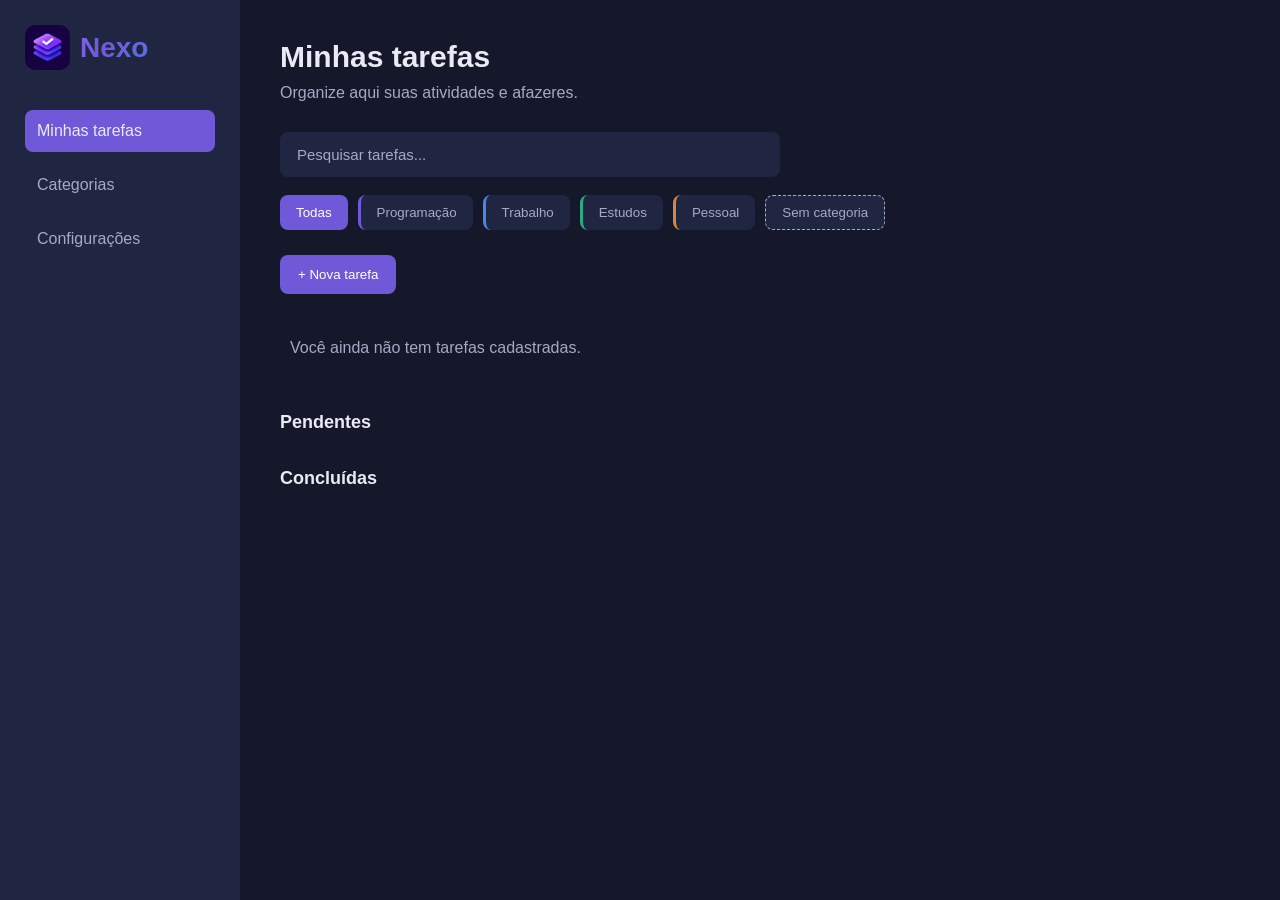
<file: index.html>
<!doctype html>
<html lang="pt-BR">
  <head>
    <meta charset="UTF-8" />
    <meta name="viewport" content="width=device-width, initial-scale=1.0" />
    <title>Nexo</title>
    <link rel="stylesheet" href="css/style.css" />
    <link rel="icon" type="image/png" href="img/nexo-icone.png" />
    <script type="module" src="js/configuracoes.js"></script>
    <script type="module" src="js/main.js"></script>
  </head>

  <body>
    <aside>
      <h1>
        <img src="img/nexo-icone.png" alt="" />
        Nexo
      </h1>

      <nav>
        <ul>
          <li>
            <a href="index.html" class="ativo">Minhas tarefas</a>
          </li>
          <li>
            <a href="categorias.html">Categorias</a>
          </li>
          <li>
            <a href="configuracoes.html">Configurações</a>
          </li>
        </ul>
      </nav>
    </aside>

    <main>
      <section>
        <h2>Minhas tarefas</h2>
        <p>Organize aqui suas atividades e afazeres.</p>

        <div class="controles-tarefas">
          <input
            type="search"
            id="pesquisa-tarefas"
            placeholder="Pesquisar tarefas..."
            aria-label="Pesquisar tarefas"
          />

          <nav class="filtros-categorias" id="botoes-filtros"></nav>
        </div>

        <button type="button" id="abrir-formulario">+ Nova tarefa</button>

        <form id="formulario-tarefa" hidden>
          <h3 id="titulo-formulario">Adicionar tarefa</h3>

          <label for="titulo-tarefa">Nome da tarefa</label>
          <input
            type="text"
            id="titulo-tarefa"
            placeholder="Ex: Estudar JavaScript"
            maxlength="120"
            required
          />

          <label for="categoria-tarefa">Categoria</label>
          <select id="categoria-tarefa">
            <option value="">Sem categoria</option>
          </select>

          <label for="prioridade-tarefa">Prioridade</label>
          <select id="prioridade-tarefa">
            <option value="baixa">Baixa</option>
            <option value="media" selected>Média</option>
            <option value="alta">Alta</option>
          </select>

          <button type="submit" id="botao-enviar-tarefa">
            Adicionar tarefa
          </button>
          <button type="button" id="cancelar-formulario">Cancelar</button>
        </form>

        <div class="lista-tarefas">
          <p id="mensagem-lista" hidden aria-live="polite"></p>
          <div class="grupo-tarefas" id="tarefas-pendentes">
            <h3>Pendentes</h3>
          </div>

          <div class="grupo-tarefas" id="tarefas-concluidas">
            <h3>Concluídas</h3>
          </div>
        </div>
      </section>
    </main>
  </body>
</html>
</file>
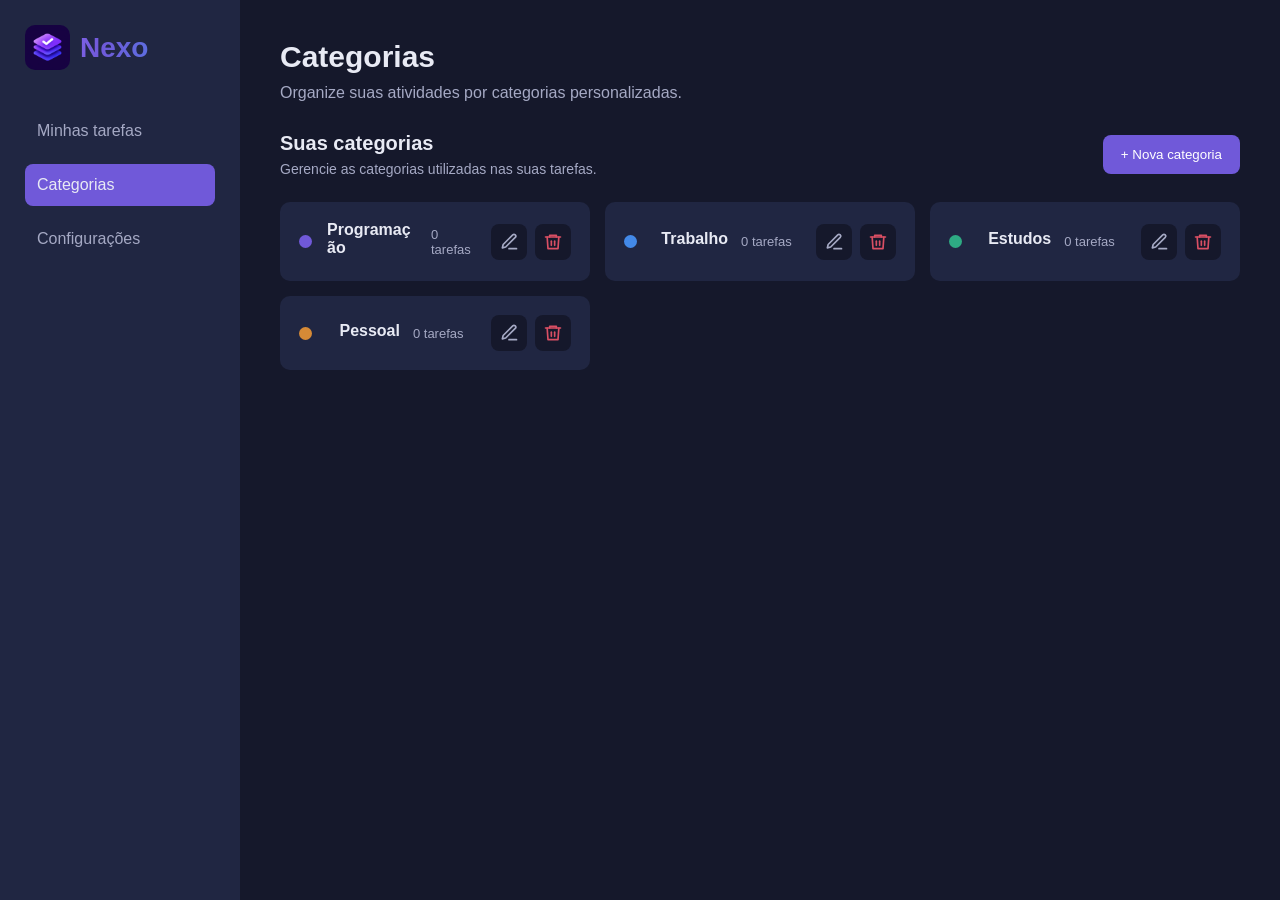
<file: categorias.html>
<!doctype html>
<html lang="pt-BR">
  <head>
    <meta charset="UTF-8" />
    <meta name="viewport" content="width=device-width, initial-scale=1.0" />
    <title>Categorias | Nexo</title>
    <link rel="stylesheet" href="css/style.css" />
    <script type="module" src="js/configuracoes.js"></script>
    <link rel="icon" type="image/png" href="img/nexo-icone.png" />
  </head>

  <body>
    <aside>
      <h1>
        <img src="img/nexo-icone.png" alt="" />
        Nexo
      </h1>

      <nav>
        <ul>
          <li>
            <a href="index.html">Minhas tarefas</a>
          </li>
          <li>
            <a href="categorias.html" class="ativo">Categorias</a>
          </li>
          <li>
            <a href="configuracoes.html">Configurações</a>
          </li>
        </ul>
      </nav>
    </aside>

    <main>
      <section class="pagina-categorias">
        <h2>Categorias</h2>
        <p>Organize suas atividades por categorias personalizadas.</p>

        <div class="cabecalho-categorias">
          <div>
            <h3>Suas categorias</h3>
            <p>Gerencie as categorias utilizadas nas suas tarefas.</p>
          </div>

          <button type="button" id="abrir-formulario-categoria">
            + Nova categoria
          </button>
        </div>
        <form id="formulario-categoria" hidden>
          <h3 id="titulo-formulario-categoria">Nova categoria</h3>

          <label for="nome-categoria">Nome da categoria</label>
          <input
            type="text"
            id="nome-categoria"
            placeholder="Ex: Faculdade"
            maxlength="40"
            required
          />

          <label for="cor-categoria">Cor da categoria</label>
          <input type="color" id="cor-categoria" value="#818cf8" />

          <div class="botoes-formulario-categoria">
            <button type="submit" id="salvar-categoria">
              Salvar categoria
            </button>

            <button type="button" id="cancelar-categoria">Cancelar</button>
          </div>
        </form>
        <div class="lista-categorias">
          <article class="card-categoria">
            <div class="informacoes-categoria">
              <span class="cor-categoria cor-programacao"></span>
              <div>
                <h3>Programação</h3>
                <p>0 tarefas</p>
              </div>
            </div>

            <div class="acoes-categoria">
              <button
                type="button"
                class="botao-acao botao-editar"
                aria-label="Editar categoria Programação"
                title="Editar"
              >
                <span aria-hidden="true">✎</span>
              </button>
              <button
                type="button"
                class="botao-acao botao-excluir"
                aria-label="Excluir categoria Programação"
                title="Excluir"
              >
                <span aria-hidden="true">×</span>
              </button>
            </div>
          </article>

          <article class="card-categoria">
            <div class="informacoes-categoria">
              <span class="cor-categoria cor-trabalho"></span>
              <div>
                <h3>Trabalho</h3>
                <p>0 tarefas</p>
              </div>
            </div>

            <div class="acoes-categoria">
              <button
                type="button"
                class="botao-acao botao-editar"
                aria-label="Editar categoria Trabalho"
                title="Editar"
              >
                <span aria-hidden="true">✎</span>
              </button>
              <button
                type="button"
                class="botao-acao botao-excluir"
                aria-label="Excluir categoria Trabalho"
                title="Excluir"
              >
                <span aria-hidden="true">×</span>
              </button>
            </div>
          </article>

          <article class="card-categoria">
            <div class="informacoes-categoria">
              <span class="cor-categoria cor-estudos"></span>
              <div>
                <h3>Estudos</h3>
                <p>0 tarefas</p>
              </div>
            </div>

            <div class="acoes-categoria">
              <button
                type="button"
                class="botao-acao botao-editar"
                aria-label="Editar categoria Estudos"
                title="Editar"
              >
                <span aria-hidden="true">✎</span>
              </button>
              <button
                type="button"
                class="botao-acao botao-excluir"
                aria-label="Excluir categoria Estudos"
                title="Excluir"
              >
                <span aria-hidden="true">×</span>
              </button>
            </div>
          </article>

          <article class="card-categoria">
            <div class="informacoes-categoria">
              <span class="cor-categoria cor-pessoal"></span>
              <div>
                <h3>Pessoal</h3>
                <p>0 tarefas</p>
              </div>
            </div>

            <div class="acoes-categoria">
              <button
                type="button"
                class="botao-acao botao-editar"
                aria-label="Editar categoria Pessoal"
                title="Editar"
              >
                <span aria-hidden="true">✎</span>
              </button>
              <button
                type="button"
                class="botao-acao botao-excluir"
                aria-label="Excluir categoria Pessoal"
                title="Excluir"
              >
                <span aria-hidden="true">×</span>
              </button>
            </div>
          </article>
        </div>
      </section>
    </main>
    <script type="module" src="js/categorias.js"></script>
  </body>
</html>
</file>
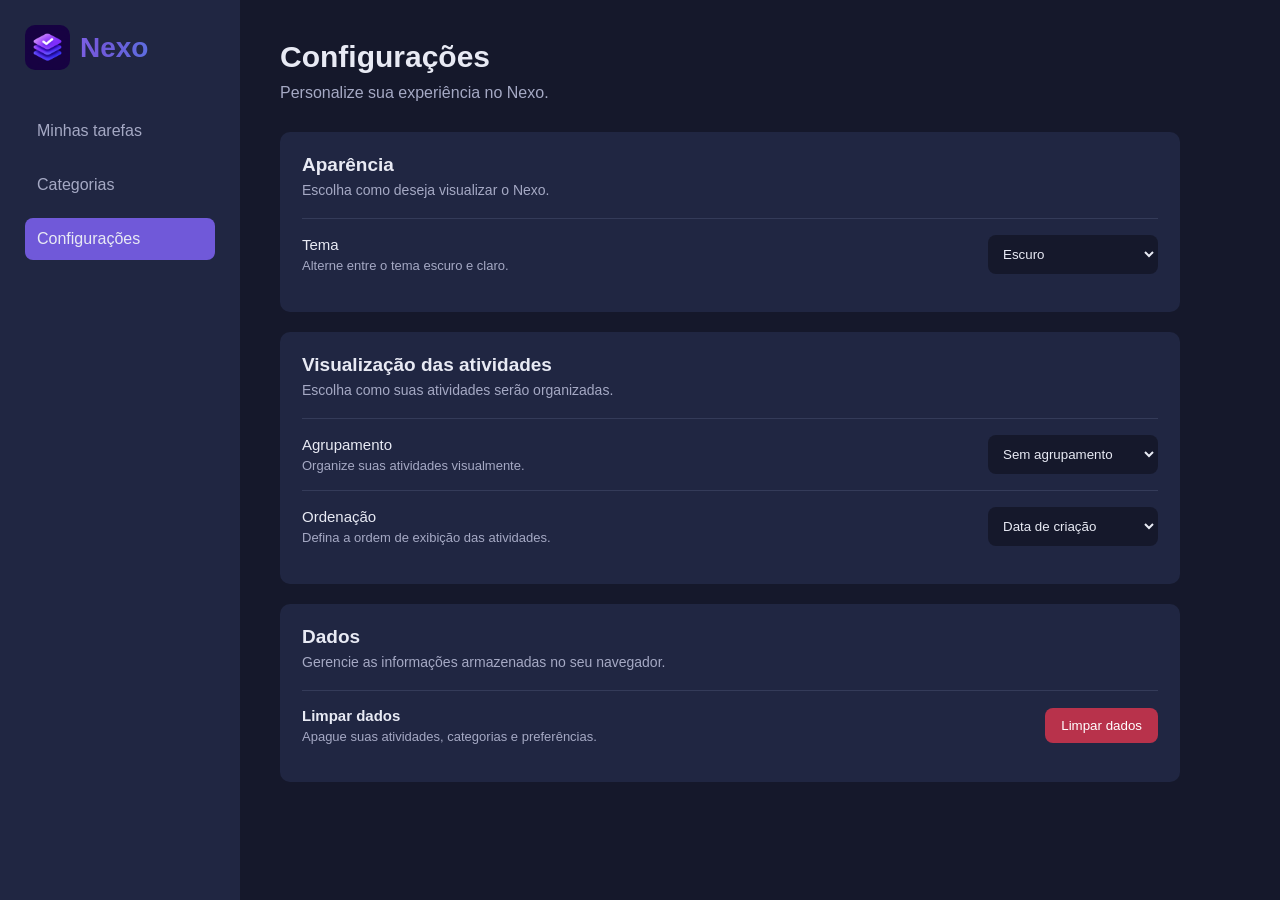
<file: configuracoes.html>
<!doctype html>
<html lang="pt-BR">
  <head>
    <meta charset="UTF-8" />
    <meta name="viewport" content="width=device-width, initial-scale=1.0" />
    <title>Configurações | Nexo</title>
    <link rel="stylesheet" href="css/style.css" />
    <script type="module" src="js/configuracoes.js"></script>
    <link rel="icon" type="image/png" href="img/nexo-icone.png" />
  </head>

  <body>
    <aside>
      <h1>
        <img src="img/nexo-icone.png" alt="" />
        Nexo
      </h1>

      <nav>
        <ul>
          <li>
            <a href="index.html">Minhas tarefas</a>
          </li>
          <li>
            <a href="categorias.html">Categorias</a>
          </li>
          <li>
            <a href="configuracoes.html" class="ativo">Configurações</a>
          </li>
        </ul>
      </nav>
    </aside>

    <main>
      <section class="pagina-configuracoes">
        <h2>Configurações</h2>
        <p>Personalize sua experiência no Nexo.</p>

        <div class="secao-configuracoes">
          <h3>Aparência</h3>
          <p>Escolha como deseja visualizar o Nexo.</p>

          <div class="opcao-configuracao">
            <div>
              <label for="tema">Tema</label>
              <p>Alterne entre o tema escuro e claro.</p>
            </div>

            <select id="tema">
              <option value="escuro">Escuro</option>
              <option value="claro">Claro</option>
            </select>
          </div>
        </div>

        <div class="secao-configuracoes">
          <h3>Visualização das atividades</h3>
          <p>Escolha como suas atividades serão organizadas.</p>

          <div class="opcao-configuracao">
            <div>
              <label for="agrupamento">Agrupamento</label>
              <p>Organize suas atividades visualmente.</p>
            </div>

            <select id="agrupamento">
              <option value="nenhum">Sem agrupamento</option>
              <option value="categoria">Por categoria</option>
              <option value="prioridade">Por prioridade</option>
            </select>
          </div>

          <div class="opcao-configuracao">
            <div>
              <label for="ordenacao">Ordenação</label>
              <p>Defina a ordem de exibição das atividades.</p>
            </div>

            <select id="ordenacao">
              <option value="criacao">Data de criação</option>
              <option value="alfabetica">Ordem alfabética</option>
              <option value="prioridade">Prioridade</option>
            </select>
          </div>
        </div>

        <div class="secao-configuracoes">
          <h3>Dados</h3>
          <p>Gerencie as informações armazenadas no seu navegador.</p>

          <div class="opcao-configuracao">
            <div>
              <h4>Limpar dados</h4>
              <p>Apague suas atividades, categorias e preferências.</p>
            </div>

            <button type="button" id="limpar-dados">Limpar dados</button>
          </div>
        </div>
      </section>
    </main>
  </body>
</html>
</file>
<file: css/style.css>
:root {
  --background: #15182b;
  --superficie: #202642;
  --primaria: #7059d9;
  --secondaria: #4389e8;
  --texto: #e8eaf4;
  --texto2: #a5a9c4;
  --borda: #343b59;
}

[data-tema="claro"] {
  --background: #f1f3f9;
  --superficie: #ffffff;
  --primaria: #7059d9;
  --secondaria: #2867b2;
  --texto: #202642;
  --texto2: #626a82;
  --borda: #dce1ed;
}

* {
  margin: 0;
  padding: 0;
  box-sizing: border-box;
}

body {
  background-color: var(--background);
  color: var(--texto);
  font-family: Arial, sans-serif;
  display: flex;
  min-height: 100vh;
}

aside {
  width: 240px;
  min-height: 100vh;
  background-color: var(--superficie);
  padding: 25px;
}

main {
  flex: 1;
  min-width: 0;
  padding: clamp(20px, 4vw, 40px);
}

aside h1 {
  display: flex;
  align-items: center;
  gap: 10px;
  font-size: 28px;
  font-weight: 800;
  background: linear-gradient(100deg, #9b75ff 0%, #7059d9 40%, #4389e8 100%);
  background-clip: text;
  -webkit-background-clip: text;
  color: transparent;
  margin-bottom: 40px;
}

aside h1 img {
  width: 45px;
  height: 45px;
  object-fit: contain;
  border-radius: 10px;
}

aside nav ul {
  list-style: none;
}

aside nav li {
  margin-bottom: 12px;
}

aside nav a {
  display: block;
  text-decoration: none;
  color: var(--texto2);
  padding: 12px;
  border-radius: 8px;
  transition: 0.2s;
}

aside nav a:hover {
  background-color: var(--background);
  color: var(--texto);
}

aside nav a.ativo {
  background-color: var(--primaria);
  color: var(--texto);
}

main section h2 {
  font-size: 30px;
  margin-bottom: 10px;
}

main section > p {
  color: var(--texto2);
  margin-bottom: 30px;
}

.controles-tarefas {
  margin-bottom: 25px;
}

.controles-tarefas input {
  width: 100%;
  max-width: 500px;
  padding: 13px 16px;
  background-color: var(--superficie);
  border: 1px solid transparent;
  border-radius: 8px;
  color: var(--texto);
  font-size: 15px;
  outline: none;
}

.controles-tarefas input::placeholder {
  color: var(--texto2);
}

.controles-tarefas input:focus {
  border-color: var(--primaria);
}

.filtros-categorias {
  display: flex;
  flex-wrap: wrap;
  gap: 10px;
  margin-top: 18px;
}

.filtros-categorias button {
  background-color: var(--superficie);
  color: var(--texto2);
  border: none;
  padding: 9px 16px;
  border-radius: 8px;
  cursor: pointer;
  transition: 0.2s;
}

.filtros-categorias button:hover {
  background-color: var(--primaria);
  color: white;
}

.filtros-categorias button.ativo {
  background-color: var(--primaria);
  color: white;
}

.lista-tarefas {
  display: flex;
  flex-direction: column;
  gap: 30px;
}

.grupo-tarefas {
  display: flex;
  flex-direction: column;
  gap: 12px;
}

.grupo-tarefas > h3 {
  font-size: 18px;
  margin-bottom: 5px;
}

.subgrupo-tarefas {
  display: flex;
  flex-direction: column;
  gap: 12px;
}

.subgrupo-tarefas > h4 {
  padding: 9px 12px;
  border-left: 4px solid var(--cor-categoria, var(--borda));
  border-radius: 4px;
  background-color: color-mix(
    in srgb,
    var(--cor-categoria, var(--borda)) 12%,
    transparent
  );
  color: var(--cor-categoria, var(--texto));
  font-size: 14px;
  font-weight: 600;
}

.item-tarefa {
  display: flex;
  align-items: center;
  gap: 15px;
  background-color: var(--superficie);
  padding: 18px;
  border-radius: 10px;
  border: 1px solid transparent;
  transition: 0.2s;
  cursor: pointer;
}

.item-tarefa:hover {
  border-color: var(--primaria);
}

.info-tarefa {
  flex: 1;
  min-width: 0;
  overflow-wrap: anywhere;
}

.info-tarefa h3 {
  font-size: 16px;
  margin-bottom: 5px;
}

.etiqueta-categoria {
  display: inline-block;
  width: fit-content;
  margin-top: 5px;
  padding: 4px 9px;
  border-radius: 5px;
  background-color: color-mix(in srgb, var(--cor-categoria) 18%, transparent);
  color: var(--cor-categoria);
  font-size: 12px;
  font-weight: 600;
}

.prioridade-tarefa {
  background-color: var(--primaria);
  color: white;
  padding: 5px 10px;
  border-radius: 6px;
  font-size: 12px;
}

.item-tarefa input[type="checkbox"] {
  width: 18px;
  height: 18px;
  accent-color: var(--primaria);
  cursor: pointer;
}

.prioridade-alta {
  background-color: #b8324b;
}

.prioridade-media {
  background-color: #7059d9;
}

.prioridade-baixa {
  background-color: #24745f;
}

.item-tarefa:has(input:checked) {
  opacity: 0.6;
}

.item-tarefa:has(input:checked) .info-tarefa h3 {
  text-decoration: line-through;
}

#formulario-tarefa {
  display: flex;
  flex-direction: column;
  gap: 10px;
  max-width: 500px;
  padding: 20px;
  margin-bottom: 30px;
  background-color: var(--superficie);
  border-radius: 10px;
}

#formulario-tarefa h3 {
  font-size: 18px;
  margin-bottom: 5px;
}

#formulario-tarefa label {
  font-size: 14px;
  color: var(--texto2);
}

#formulario-tarefa input,
#formulario-tarefa select {
  width: 100%;
  padding: 12px;
  background-color: var(--background);
  color: var(--texto);
  border: 1px solid transparent;
  border-radius: 8px;
  font-size: 14px;
}

#formulario-tarefa input:focus,
#formulario-tarefa select:focus {
  outline: none;
  border-color: var(--primaria);
}

#formulario-tarefa button {
  padding: 12px;
  margin-top: 8px;
  background-color: var(--primaria);
  color: white;
  border: none;
  border-radius: 8px;
  font-size: 14px;
  cursor: pointer;
  transition: 0.2s;
}

#formulario-tarefa button:hover {
  background-color: var(--secondaria);
}

#abrir-formulario {
  padding: 12px 18px;
  margin-bottom: 20px;
  background-color: var(--primaria);
  color: white;
  border: none;
  border-radius: 8px;
  cursor: pointer;
  transition: 0.2s;
}

#abrir-formulario:hover {
  background-color: var(--secondaria);
}

#formulario-tarefa[hidden] {
  display: none;
}

@media (max-width: 768px) {
  body {
    flex-direction: column;
  }

  aside {
    width: 100%;
    min-height: auto;
    padding: 20px;
  }

  aside h1 {
    margin-bottom: 20px;
  }

  aside nav ul {
    display: flex;
    flex-wrap: wrap;
    gap: 10px;
  }

  aside nav li {
    margin-bottom: 0;
  }

  main {
    padding: 25px;
  }
}

.acoes-tarefa {
  display: flex;
  align-items: center;
  gap: 8px;
}

.botao-acao {
  display: flex;
  align-items: center;
  justify-content: center;
  width: 36px;
  height: 36px;
  border: none;
  border-radius: 8px;
  background-color: var(--background);
  cursor: pointer;
  transition: 0.2s;
}

.botao-editar {
  color: var(--texto2);
}

.botao-editar:hover {
  background-color: var(--primaria);
  color: white;
}

.botao-excluir {
  color: #d94f64;
}

.botao-excluir:hover {
  background-color: #d94f64;
  color: white;
}

@media (max-width: 400px) {
  .item-tarefa {
    flex-wrap: wrap;
    gap: 10px;
    padding: 14px;
  }

  .item-tarefa input[type="checkbox"] {
    flex-shrink: 0;
  }

  .info-tarefa {
    flex: 1 1 120px;
    min-width: 0;
  }

  .prioridade-tarefa {
    flex-shrink: 0;
  }

  .acoes-tarefa {
    flex: 1 1 100%;
    justify-content: flex-end;
  }
}

#mensagem-lista {
  color: var(--texto2);
  text-align: left;
  padding: 25px 10px;
}

/* Página de categorias */

.cabecalho-categorias {
  display: flex;
  align-items: center;
  justify-content: space-between;
  gap: 20px;
  margin-bottom: 25px;
}

.cabecalho-categorias h3 {
  font-size: 20px;
  margin-bottom: 6px;
}

.cabecalho-categorias p {
  color: var(--texto2);
  font-size: 14px;
}

#abrir-formulario-categoria {
  padding: 12px 18px;
  background-color: var(--primaria);
  color: white;
  border: none;
  border-radius: 8px;
  cursor: pointer;
  transition: 0.2s;
  white-space: nowrap;
}

#abrir-formulario-categoria:hover {
  background-color: var(--secondaria);
}

.lista-categorias {
  display: grid;
  grid-template-columns: repeat(auto-fit, minmax(min(100%, 260px), 1fr));
  gap: 15px;
}

.card-categoria {
  display: flex;
  align-items: center;
  justify-content: space-between;
  gap: 15px;
  padding: 18px;
  background-color: var(--superficie);
  border: 1px solid transparent;
  border-radius: 10px;
  transition: 0.2s;
}

.card-categoria:hover {
  border-color: var(--primaria);
}

.informacoes-categoria {
  display: flex;
  align-items: center;
  gap: 13px;
  min-width: 0;
}

.informacoes-categoria h3 {
  font-size: 16px;
  margin-bottom: 5px;
  overflow-wrap: anywhere;
}

.informacoes-categoria p {
  color: var(--texto2);
  font-size: 13px;
}

.cor-categoria {
  width: 13px;
  height: 13px;
  flex-shrink: 0;
  border-radius: 50%;
}

.cor-programacao {
  background-color: #818cf8;
}

.cor-trabalho {
  background-color: #f59e0b;
}

.cor-estudos {
  background-color: #38bdf8;
}

.cor-pessoal {
  background-color: #34d399;
}

.acoes-categoria {
  display: flex;
  align-items: center;
  gap: 8px;
}

@media (max-width: 500px) {
  .cabecalho-categorias {
    align-items: flex-start;
    flex-direction: column;
  }

  #abrir-formulario-categoria {
    width: 100%;
  }
}

.filtros-categorias button.filtro-categoria {
  border-left: 3px solid var(--cor-categoria);
}

#formulario-categoria {
  display: flex;
  flex-direction: column;
  gap: 10px;
  max-width: 500px;
  padding: 20px;
  margin-bottom: 25px;
  background-color: var(--superficie);
  border-radius: 10px;
}

#formulario-categoria[hidden] {
  display: none;
}

#formulario-categoria h3 {
  font-size: 18px;
  margin-bottom: 5px;
}

#formulario-categoria label {
  font-size: 14px;
  color: var(--texto2);
}

#formulario-categoria input[type="text"] {
  width: 100%;
  padding: 12px;
  background-color: var(--background);
  color: var(--texto);
  border: 1px solid transparent;
  border-radius: 8px;
  font-size: 14px;
}

#formulario-categoria input:focus {
  outline: none;
  border-color: var(--primaria);
}

#formulario-categoria input[type="color"] {
  width: 55px;
  height: 40px;
  padding: 3px;
  background-color: var(--background);
  border: none;
  border-radius: 6px;
  cursor: pointer;
}

.botoes-formulario-categoria {
  display: flex;
  gap: 10px;
  margin-top: 10px;
}

.botoes-formulario-categoria button {
  flex: 1;
  padding: 12px;
  background-color: var(--primaria);
  color: white;
  border: none;
  border-radius: 8px;
  cursor: pointer;
  transition: 0.2s;
}

.botoes-formulario-categoria button:hover {
  background-color: var(--secondaria);
}

@media (max-width: 400px) {
  .botoes-formulario-categoria {
    flex-direction: column;
  }
}

#cancelar-categoria {
  background-color: var(--background);
  color: var(--texto2);
}

#cancelar-categoria:hover {
  background-color: var(--borda);
  color: var(--texto);
}

.filtros-categorias button.filtro-sem-categoria {
  border: 1px dashed var(--texto2);
}

.filtros-categorias button.filtro-sem-categoria.ativo {
  border-color: var(--primaria);
}

.pagina-configuracoes {
  max-width: 900px;
}

.secao-configuracoes {
  background-color: var(--superficie);
  padding: 22px;
  border-radius: 10px;
  margin-bottom: 20px;
}

.secao-configuracoes > h3 {
  font-size: 19px;
  margin-bottom: 6px;
}

.secao-configuracoes > p {
  color: var(--texto2);
  font-size: 14px;
  margin-bottom: 20px;
}

.opcao-configuracao {
  display: flex;
  align-items: center;
  justify-content: space-between;
  gap: 20px;
  padding: 16px 0;
  border-top: 1px solid var(--borda);
}

.opcao-configuracao h4,
.opcao-configuracao label {
  display: block;
  font-size: 15px;
  margin-bottom: 5px;
}

.opcao-configuracao p {
  color: var(--texto2);
  font-size: 13px;
}

.opcao-configuracao select {
  min-width: 170px;
  padding: 10px;
  background-color: var(--background);
  color: var(--texto);
  border: 1px solid transparent;
  border-radius: 8px;
}

.opcao-configuracao button {
  padding: 10px 16px;
  background-color: var(--primaria);
  color: var(--texto);
  border: none;
  border-radius: 8px;
  cursor: pointer;
}

#limpar-dados {
  background-color: #b8324b;
  color: white;
}

@media (max-width: 500px) {
  .opcao-configuracao {
    align-items: flex-start;
    flex-direction: column;
  }

  .opcao-configuracao select,
  .opcao-configuracao button {
    width: 100%;
  }
}
</file>
